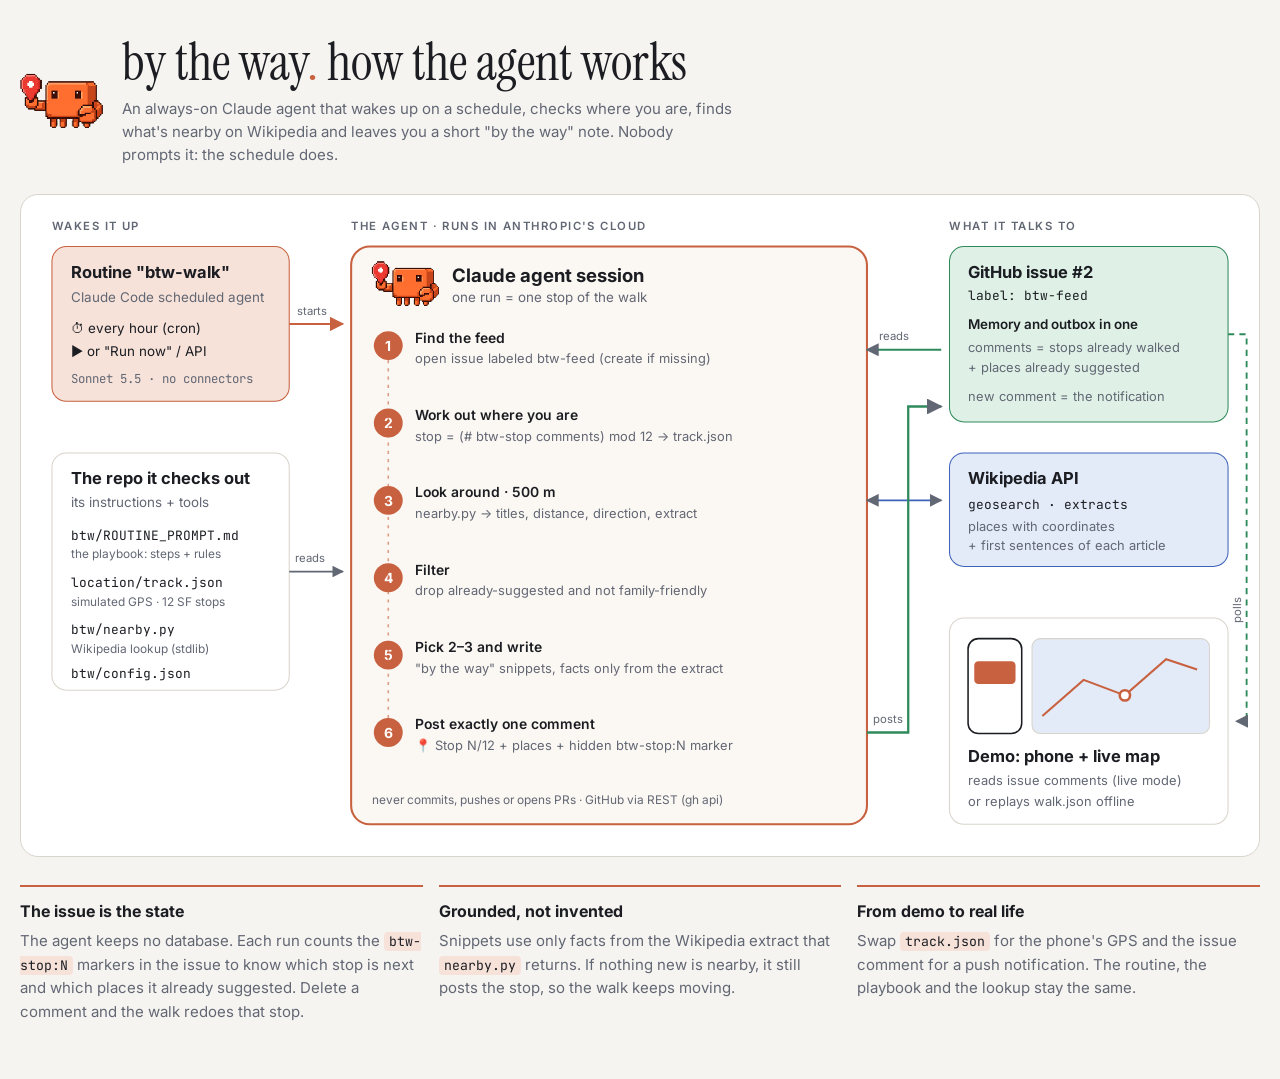
<file: docs/architecture/demo.html>
<!doctype html>
<meta charset="utf-8">
<meta name="viewport" content="width=device-width, initial-scale=1">
<style>body{margin:0}</style>
<title>BTW Buddy Architecture</title>
<meta name="claude:viewport-fit-sides" content="cover">
<link rel="stylesheet" href="https://fonts.googleapis.com/css2?family=Inter:wght@400;500;600;700&family=Instrument+Serif&family=JetBrains+Mono:wght@400;500&display=swap">
<style>
/* Layout: one wide diagram as the hero, then three short notes. Visual language borrowed from the demo app. */
:root{
  --bg:#F6F4F0; --panel:#FFFFFF; --line:#D9D4CB; --text:#1B1D22; --muted:#626774;
  --clay:#C8613F; --clay-soft:#F6E2D9; --blue:#3E63B8; --blue-soft:#E3EAF8; --green:#2F8A5B; --green-soft:#DFF1E6;
  --agent:#FBF7F2;
  --display:'Instrument Serif',Georgia,serif; --body:Inter,system-ui,sans-serif; --mono:'JetBrains Mono',ui-monospace,monospace;
}
@media (prefers-color-scheme: dark){:root:not([data-theme="light"]){
  --bg:#0E1117; --panel:#161B24; --line:#343C4C; --text:#F1EEE8; --muted:#A3A9B6;
  --clay:#E0805F; --clay-soft:#3A2620; --blue:#8FB0FF; --blue-soft:#1C2740; --green:#6FCF97; --green-soft:#16302A;
  --agent:#1A1F2A; color-scheme:dark}}
:root[data-theme="dark"]{
  --bg:#0E1117; --panel:#161B24; --line:#343C4C; --text:#F1EEE8; --muted:#A3A9B6;
  --clay:#E0805F; --clay-soft:#3A2620; --blue:#8FB0FF; --blue-soft:#1C2740; --green:#6FCF97; --green-soft:#16302A;
  --agent:#1A1F2A; color-scheme:dark}
body{background:var(--bg);color:var(--text);font-family:var(--body);font-size:15px;line-height:1.55}
.wrap{max-width:1240px;margin:0 auto;padding-block:36px 56px;padding-left:max(16px,env(safe-area-inset-left,0px));padding-right:max(16px,env(safe-area-inset-right,0px));display:grid;gap:28px}
header{display:flex;align-items:center;gap:18px;flex-wrap:wrap}
header img{width:84px;image-rendering:pixelated}
h1{font-family:var(--display);font-weight:400;font-size:clamp(34px,5vw,52px);line-height:1.05;margin:0;text-wrap:balance}
h1 span{color:var(--clay)}
.sub{color:var(--muted);margin:6px 0 0;max-width:68ch}
.diagram{background:var(--panel);border:1px solid var(--line);border-radius:18px;overflow-x:auto}
.diagram svg{display:block;min-width:1100px;width:100%;height:auto}
svg text{font-family:var(--body);fill:var(--text)}
svg .mono{font-family:var(--mono)}
svg .muted{fill:var(--muted)}
svg .lbl{font-size:11px;font-weight:600;letter-spacing:1.4px}
.notes{display:grid;grid-template-columns:repeat(3,minmax(0,1fr));gap:16px}
.note{border-top:2px solid var(--clay);padding-top:12px;min-width:0}
.note h3{font-size:16px;margin:0 0 6px}
.note p{margin:0;color:var(--muted)}
code{font-family:var(--mono);font-size:.88em;background:var(--clay-soft);padding:1px 5px;border-radius:4px;color:var(--text)}
@media (max-width:820px){.notes{grid-template-columns:1fr}}
</style>

<div class="wrap">
  <header>
    <img src="[data-uri]" alt="BTW Buddy mascot">
    <div>
      <h1>by the way<span>.</span> how the agent works</h1>
      <p class="sub">An always-on Claude agent that wakes up on a schedule, checks where you are, finds what's nearby on Wikipedia and leaves you a short "by the way" note. Nobody prompts it: the schedule does.</p>
    </div>
  </header>

  <div class="diagram">
  <svg viewBox="0 0 1200 640" role="img" aria-label="Architecture: an hourly routine starts a cloud Claude agent, which reads the location track, queries Wikipedia, and posts a comment to a GitHub issue that the phone and map demo reads.">
    <defs>
      <marker id="ah" viewBox="0 0 10 10" refX="9" refY="5" markerWidth="7" markerHeight="7" orient="auto-start-reverse"><path d="M0 0L10 5L0 10z" fill="var(--muted)"/></marker>
      <marker id="ahc" viewBox="0 0 10 10" refX="9" refY="5" markerWidth="7" markerHeight="7" orient="auto-start-reverse"><path d="M0 0L10 5L0 10z" fill="var(--clay)"/></marker>
    </defs>

    <!-- column labels -->
    <text x="30" y="34" class="lbl muted">WAKES IT UP</text>
    <text x="320" y="34" class="lbl muted">THE AGENT · RUNS IN ANTHROPIC'S CLOUD</text>
    <text x="900" y="34" class="lbl muted">WHAT IT TALKS TO</text>

    <!-- Trigger -->
    <rect x="30" y="50" width="230" height="150" rx="14" fill="var(--clay-soft)" stroke="var(--clay)"/>
    <text x="48" y="80" font-size="16" font-weight="700">Routine "btw-walk"</text>
    <text x="48" y="104" font-size="13" class="muted">Claude Code scheduled agent</text>
    <text x="48" y="134" font-size="13">⏱ every hour (cron)</text>
    <text x="48" y="156" font-size="13">▶ or "Run now" / API</text>
    <text x="48" y="182" font-size="12" class="mono muted">Sonnet 5.5 · no connectors</text>

    <!-- Repo -->
    <rect x="30" y="250" width="230" height="230" rx="14" fill="var(--panel)" stroke="var(--line)"/>
    <text x="48" y="280" font-size="16" font-weight="700">The repo it checks out</text>
    <text x="48" y="302" font-size="13" class="muted">its instructions + tools</text>
    <text x="48" y="334" font-size="12.5" class="mono">btw/ROUTINE_PROMPT.md</text>
    <text x="48" y="352" font-size="11.5" class="muted">the playbook: steps + rules</text>
    <text x="48" y="380" font-size="12.5" class="mono">location/track.json</text>
    <text x="48" y="398" font-size="11.5" class="muted">simulated GPS · 12 SF stops</text>
    <text x="48" y="426" font-size="12.5" class="mono">btw/nearby.py</text>
    <text x="48" y="444" font-size="11.5" class="muted">Wikipedia lookup (stdlib)</text>
    <text x="48" y="468" font-size="12.5" class="mono">btw/config.json</text>

    <!-- arrows into agent -->
    <path d="M260 125 H312" stroke="var(--clay)" stroke-width="2" fill="none" marker-end="url(#ahc)"/>
    <text x="268" y="116" font-size="11" class="muted">starts</text>
    <path d="M260 365 H312" stroke="var(--muted)" stroke-width="1.6" fill="none" marker-end="url(#ah)"/>
    <text x="266" y="356" font-size="11" class="muted">reads</text>

    <!-- Agent -->
    <rect x="320" y="50" width="500" height="560" rx="18" fill="var(--agent)" stroke="var(--clay)" stroke-width="2"/>
    <image href="[data-uri]" x="340" y="64" width="66" height="44" style="image-rendering:pixelated"/>
    <text x="418" y="84" font-size="18" font-weight="700">Claude agent session</text>
    <text x="418" y="104" font-size="13" class="muted">one run = one stop of the walk</text>

    <g font-size="13.5">
      <!-- step rows: y = 140, 215, 290, 365, 440, 515 -->
      <circle cx="356" cy="146" r="14" fill="var(--clay)"/><text x="356" y="151" text-anchor="middle" font-weight="700" fill="#fff" style="fill:#fff">1</text>
      <text x="382" y="143" font-weight="600">Find the feed</text>
      <text x="382" y="163" class="muted" font-size="12.5">open issue labeled btw-feed (create if missing)</text>

      <circle cx="356" cy="221" r="14" fill="var(--clay)"/><text x="356" y="226" text-anchor="middle" font-weight="700" style="fill:#fff">2</text>
      <text x="382" y="218" font-weight="600">Work out where you are</text>
      <text x="382" y="238" class="muted" font-size="12.5">stop = (# btw-stop comments) mod 12 → track.json</text>

      <circle cx="356" cy="296" r="14" fill="var(--clay)"/><text x="356" y="301" text-anchor="middle" font-weight="700" style="fill:#fff">3</text>
      <text x="382" y="293" font-weight="600">Look around · 500 m</text>
      <text x="382" y="313" class="muted" font-size="12.5">nearby.py → titles, distance, direction, extract</text>

      <circle cx="356" cy="371" r="14" fill="var(--clay)"/><text x="356" y="376" text-anchor="middle" font-weight="700" style="fill:#fff">4</text>
      <text x="382" y="368" font-weight="600">Filter</text>
      <text x="382" y="388" class="muted" font-size="12.5">drop already-suggested and not family-friendly</text>

      <circle cx="356" cy="446" r="14" fill="var(--clay)"/><text x="356" y="451" text-anchor="middle" font-weight="700" style="fill:#fff">5</text>
      <text x="382" y="443" font-weight="600">Pick 2–3 and write</text>
      <text x="382" y="463" class="muted" font-size="12.5">"by the way" snippets, facts only from the extract</text>

      <circle cx="356" cy="521" r="14" fill="var(--clay)"/><text x="356" y="526" text-anchor="middle" font-weight="700" style="fill:#fff">6</text>
      <text x="382" y="518" font-weight="600">Post exactly one comment</text>
      <text x="382" y="538" class="muted" font-size="12.5">📍 Stop N/12 + places + hidden btw-stop:N marker</text>
    </g>
    <line x1="356" y1="160" x2="356" y2="507" stroke="var(--clay)" stroke-width="1.5" stroke-dasharray="3 5" opacity=".6"/>
    <text x="340" y="590" font-size="11.5" class="muted">never commits, pushes or opens PRs · GitHub via REST (gh api)</text>

    <!-- Wikipedia -->
    <rect x="900" y="250" width="270" height="110" rx="14" fill="var(--blue-soft)" stroke="var(--blue)"/>
    <text x="918" y="280" font-size="16" font-weight="700">Wikipedia API</text>
    <text x="918" y="304" font-size="12.5" class="mono">geosearch · extracts</text>
    <text x="918" y="326" font-size="12.5" class="muted">places with coordinates</text>
    <text x="918" y="344" font-size="12.5" class="muted">+ first sentences of each article</text>
    <path d="M820 296 H892" stroke="var(--blue)" stroke-width="1.8" fill="none" marker-end="url(#ah)" marker-start="url(#ah)"/>

    <!-- GitHub issue -->
    <rect x="900" y="50" width="270" height="170" rx="14" fill="var(--green-soft)" stroke="var(--green)"/>
    <text x="918" y="80" font-size="16" font-weight="700">GitHub issue #2</text>
    <text x="918" y="102" font-size="12.5" class="mono">label: btw-feed</text>
    <text x="918" y="130" font-size="13" font-weight="600">Memory and outbox in one</text>
    <text x="918" y="152" font-size="12.5" class="muted">comments = stops already walked</text>
    <text x="918" y="172" font-size="12.5" class="muted">+ places already suggested</text>
    <text x="918" y="200" font-size="12.5" class="muted">new comment = the notification</text>
    <!-- read state: steps 1,2,4 -->
    <path d="M820 150 H892" stroke="var(--green)" stroke-width="1.8" fill="none" marker-start="url(#ah)"/>
    <text x="832" y="141" font-size="11" class="muted">reads</text>
    <!-- post: step 6 -->
    <path d="M820 521 H860 V205 H892" stroke="var(--green)" stroke-width="2.2" fill="none" marker-end="url(#ah)"/>
    <text x="826" y="512" font-size="11" class="muted">posts</text>

    <!-- Demo UI -->
    <rect x="900" y="410" width="270" height="200" rx="14" fill="var(--panel)" stroke="var(--line)"/>
    <rect x="918" y="430" width="52" height="92" rx="10" fill="none" stroke="var(--text)" stroke-width="1.5"/>
    <rect x="924" y="452" width="40" height="22" rx="4" fill="var(--clay)"/>
    <rect x="980" y="430" width="172" height="92" rx="8" fill="var(--blue-soft)" stroke="var(--line)"/>
    <path d="M990 505 L1030 470 L1070 485 L1110 450 L1140 460" stroke="var(--clay)" stroke-width="2" fill="none"/>
    <circle cx="1070" cy="485" r="5" fill="var(--panel)" stroke="var(--clay)" stroke-width="2.5"/>
    <text x="918" y="550" font-size="16" font-weight="700">Demo: phone + live map</text>
    <text x="918" y="572" font-size="12.5" class="muted">reads issue comments (live mode)</text>
    <text x="918" y="592" font-size="12.5" class="muted">or replays walk.json offline</text>
    <path d="M1170 135 H1188 V510 H1178" stroke="var(--green)" stroke-width="1.8" fill="none" stroke-dasharray="6 5" marker-end="url(#ah)"/>
    <text x="1183" y="390" font-size="11" class="muted" text-anchor="end" transform="rotate(-90 1183 390)">polls</text>
  </svg>
  </div>

  <section class="notes">
    <div class="note">
      <h3>The issue is the state</h3>
      <p>The agent keeps no database. Each run counts the <code>btw-stop:N</code> markers in the issue to know which stop is next and which places it already suggested. Delete a comment and the walk redoes that stop.</p>
    </div>
    <div class="note">
      <h3>Grounded, not invented</h3>
      <p>Snippets use only facts from the Wikipedia extract that <code>nearby.py</code> returns. If nothing new is nearby, it still posts the stop, so the walk keeps moving.</p>
    </div>
    <div class="note">
      <h3>From demo to real life</h3>
      <p>Swap <code>track.json</code> for the phone's GPS and the issue comment for a push notification. The routine, the playbook and the lookup stay the same.</p>
    </div>
  </section>
</div>
</file>
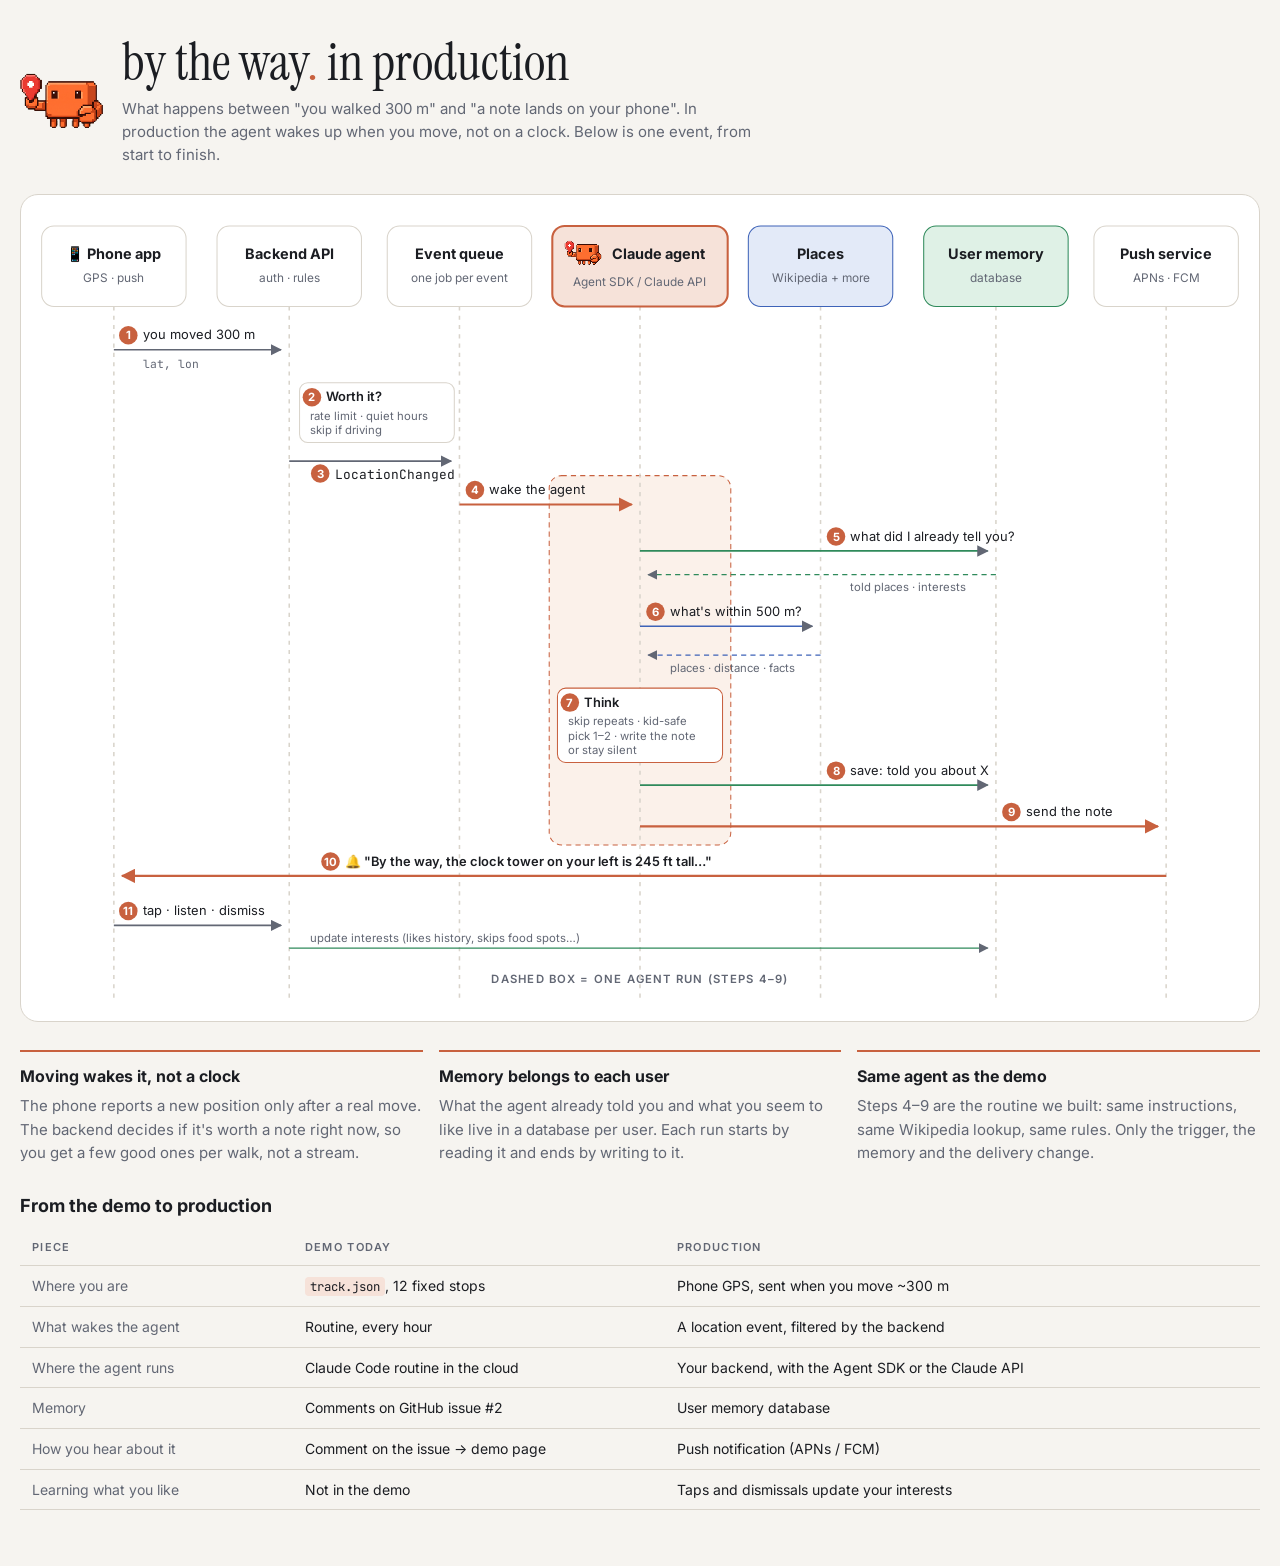
<file: docs/architecture/production.html>
<!doctype html>
<meta charset="utf-8">
<meta name="viewport" content="width=device-width, initial-scale=1">
<style>body{margin:0}</style>
<title>BTW Buddy in Production</title>
<meta name="claude:viewport-fit-sides" content="cover">
<link rel="stylesheet" href="https://fonts.googleapis.com/css2?family=Inter:wght@400;500;600;700&family=Instrument+Serif&family=JetBrains+Mono:wght@400;500&display=swap">
<style>
/* Layout: a sequence diagram of one walk event as the hero, then what changed from the demo. Same visual language as the demo app. */
:root{
  --bg:#F6F4F0; --panel:#FFFFFF; --line:#D9D4CB; --text:#1B1D22; --muted:#626774;
  --clay:#C8613F; --clay-soft:#F6E2D9; --blue:#3E63B8; --blue-soft:#E3EAF8; --green:#2F8A5B; --green-soft:#DFF1E6;
  --agent:#FBF1EA;
  --display:'Instrument Serif',Georgia,serif; --body:Inter,system-ui,sans-serif; --mono:'JetBrains Mono',ui-monospace,monospace;
}
@media (prefers-color-scheme: dark){:root:not([data-theme="light"]){
  --bg:#0E1117; --panel:#161B24; --line:#343C4C; --text:#F1EEE8; --muted:#A3A9B6;
  --clay:#E0805F; --clay-soft:#3A2620; --blue:#8FB0FF; --blue-soft:#1C2740; --green:#6FCF97; --green-soft:#16302A;
  --agent:#221C1C; color-scheme:dark}}
:root[data-theme="dark"]{
  --bg:#0E1117; --panel:#161B24; --line:#343C4C; --text:#F1EEE8; --muted:#A3A9B6;
  --clay:#E0805F; --clay-soft:#3A2620; --blue:#8FB0FF; --blue-soft:#1C2740; --green:#6FCF97; --green-soft:#16302A;
  --agent:#221C1C; color-scheme:dark}
body{background:var(--bg);color:var(--text);font-family:var(--body);font-size:15px;line-height:1.55}
.wrap{max-width:1240px;margin:0 auto;padding-block:36px 56px;padding-left:max(16px,env(safe-area-inset-left,0px));padding-right:max(16px,env(safe-area-inset-right,0px));display:grid;gap:28px}
header{display:flex;align-items:center;gap:18px;flex-wrap:wrap}
header img{width:84px;image-rendering:pixelated}
header>div{min-width:0;flex:1}
h1{font-family:var(--display);font-weight:400;font-size:clamp(34px,5vw,52px);line-height:1.05;margin:0;text-wrap:balance}
h1 span{color:var(--clay)}
h2{font-size:18px;margin:0 0 10px}
.sub{color:var(--muted);margin:6px 0 0;max-width:72ch}
.diagram{background:var(--panel);border:1px solid var(--line);border-radius:18px;overflow-x:auto}
.diagram svg{display:block;min-width:1100px;width:100%;height:auto}
svg text{font-family:var(--body);fill:var(--text)}
svg .muted{fill:var(--muted)}
svg .mono{font-family:var(--mono)}
svg .msg{font-size:12.5px}
svg .num{font-size:11px;font-weight:700;fill:#fff}
.notes{display:grid;grid-template-columns:repeat(3,minmax(0,1fr));gap:16px}
.note{border-top:2px solid var(--clay);padding-top:12px;min-width:0}
.note h3{font-size:16px;margin:0 0 6px}
.note p{margin:0;color:var(--muted)}
.map{overflow-x:auto}
table{border-collapse:collapse;width:100%;min-width:560px;font-size:14px}
th,td{text-align:left;padding:9px 12px;border-bottom:1px solid var(--line);vertical-align:top}
th{font-size:11px;letter-spacing:1.3px;text-transform:uppercase;color:var(--muted);font-weight:600}
td:first-child{color:var(--muted);width:22%}
td:nth-child(2){width:30%}
code{font-family:var(--mono);font-size:.88em;background:var(--clay-soft);padding:1px 5px;border-radius:4px;color:var(--text)}
@media (max-width:820px){.notes{grid-template-columns:1fr}}
</style>

<div class="wrap">
  <header>
    <img src="[data-uri]" alt="BTW Buddy mascot">
    <div>
      <h1>by the way<span>.</span> in production</h1>
      <p class="sub">What happens between "you walked 300 m" and "a note lands on your phone". In production the agent wakes up when you move, not on a clock. Below is one event, from start to finish.</p>
    </div>
  </header>

  <div class="diagram">
  <svg viewBox="0 0 1200 800" role="img" aria-label="Sequence diagram: the phone sends a location update, the backend throttles and queues it, the Claude agent reads user memory, looks up nearby places, writes a note, saves what it told, and sends a push notification; taps feed back into the user's interests.">
    <defs>
      <marker id="a" viewBox="0 0 10 10" refX="9" refY="5" markerWidth="7" markerHeight="7" orient="auto"><path d="M0 0L10 5L0 10z" fill="var(--muted)"/></marker>
      <marker id="ac" viewBox="0 0 10 10" refX="9" refY="5" markerWidth="7" markerHeight="7" orient="auto"><path d="M0 0L10 5L0 10z" fill="var(--clay)"/></marker>
    </defs>

    <!-- agent run band -->
    <rect x="512" y="272" width="176" height="358" rx="12" fill="var(--agent)" stroke="var(--clay)" stroke-dasharray="5 4"/>
    <text x="600" y="764" text-anchor="middle" font-size="11" class="muted" font-weight="600" letter-spacing="1.2">DASHED BOX = ONE AGENT RUN (STEPS 4–9)</text>

    <!-- lifelines -->
    <g stroke="var(--line)" stroke-width="1.5" stroke-dasharray="4 5">
      <path d="M90 108 V780"/><path d="M260 108 V780"/><path d="M425 108 V780"/><path d="M600 108 V780"/>
      <path d="M775 108 V780"/><path d="M945 108 V780"/><path d="M1110 108 V780"/>
    </g>

    <!-- headers -->
    <g font-size="14" font-weight="700" text-anchor="middle">
      <rect x="20" y="30" width="140" height="78" rx="12" fill="var(--panel)" stroke="var(--line)"/>
      <text x="90" y="62">📱 Phone app</text><text x="90" y="84" font-size="11.5" font-weight="400" class="muted">GPS · push</text>

      <rect x="190" y="30" width="140" height="78" rx="12" fill="var(--panel)" stroke="var(--line)"/>
      <text x="260" y="62">Backend API</text><text x="260" y="84" font-size="11.5" font-weight="400" class="muted">auth · rules</text>

      <rect x="355" y="30" width="140" height="78" rx="12" fill="var(--panel)" stroke="var(--line)"/>
      <text x="425" y="62">Event queue</text><text x="425" y="84" font-size="11.5" font-weight="400" class="muted">one job per event</text>

      <rect x="515" y="30" width="170" height="78" rx="12" fill="var(--clay-soft)" stroke="var(--clay)" stroke-width="2"/>
      <image href="[data-uri]" x="527" y="44" width="36" height="24" style="image-rendering:pixelated"/>
      <text x="618" y="62">Claude agent</text><text x="600" y="88" font-size="11.5" font-weight="400" class="muted">Agent SDK / Claude API</text>

      <rect x="705" y="30" width="140" height="78" rx="12" fill="var(--blue-soft)" stroke="var(--blue)"/>
      <text x="775" y="62">Places</text><text x="775" y="84" font-size="11.5" font-weight="400" class="muted">Wikipedia + more</text>

      <rect x="875" y="30" width="140" height="78" rx="12" fill="var(--green-soft)" stroke="var(--green)"/>
      <text x="945" y="62">User memory</text><text x="945" y="84" font-size="11.5" font-weight="400" class="muted">database</text>

      <rect x="1040" y="30" width="140" height="78" rx="12" fill="var(--panel)" stroke="var(--line)"/>
      <text x="1110" y="62">Push service</text><text x="1110" y="84" font-size="11.5" font-weight="400" class="muted">APNs · FCM</text>
    </g>

    <!-- 1 phone -> backend -->
    <path d="M90 150 H252" stroke="var(--muted)" stroke-width="1.6" marker-end="url(#a)"/>
    <circle cx="104" cy="136" r="9" fill="var(--clay)"/><text x="104" y="140" text-anchor="middle" class="num">1</text>
    <text x="118" y="140" class="msg">you moved 300 m</text>
    <text x="118" y="168" font-size="11" class="muted mono">lat, lon</text>

    <!-- 2 backend self -->
    <rect x="270" y="182" width="150" height="58" rx="8" fill="var(--panel)" stroke="var(--line)"/>
    <circle cx="282" cy="196" r="9" fill="var(--clay)"/><text x="282" y="200" text-anchor="middle" class="num">2</text>
    <text x="296" y="200" class="msg" font-weight="600">Worth it?</text>
    <text x="280" y="218" font-size="11" class="muted">rate limit · quiet hours</text>
    <text x="280" y="232" font-size="11" class="muted">skip if driving</text>

    <!-- 3 backend -> queue -->
    <path d="M260 258 H417" stroke="var(--muted)" stroke-width="1.6" marker-end="url(#a)"/>
    <circle cx="274" cy="244" r="0" fill="none"/>
    <circle cx="290" cy="270" r="9" fill="var(--clay)"/><text x="290" y="274" text-anchor="middle" class="num">3</text>
    <text x="304" y="275" class="msg mono" font-size="11.5">LocationChanged</text>

    <!-- 4 queue -> agent -->
    <path d="M425 300 H592" stroke="var(--clay)" stroke-width="2" marker-end="url(#ac)"/>
    <circle cx="440" cy="286" r="9" fill="var(--clay)"/><text x="440" y="290" text-anchor="middle" class="num">4</text>
    <text x="454" y="290" class="msg">wake the agent</text>

    <!-- 5 agent -> memory -->
    <path d="M600 345 H937" stroke="var(--green)" stroke-width="1.6" marker-end="url(#a)"/>
    <circle cx="790" cy="331" r="9" fill="var(--clay)"/><text x="790" y="335" text-anchor="middle" class="num">5</text>
    <text x="804" y="335" class="msg">what did I already tell you?</text>
    <path d="M945 368 H608" stroke="var(--green)" stroke-width="1.4" stroke-dasharray="5 4" marker-end="url(#a)"/>
    <text x="804" y="384" font-size="11" class="muted">told places · interests</text>

    <!-- 6 agent -> places -->
    <path d="M600 418 H767" stroke="var(--blue)" stroke-width="1.6" marker-end="url(#a)"/>
    <circle cx="615" cy="404" r="9" fill="var(--clay)"/><text x="615" y="408" text-anchor="middle" class="num">6</text>
    <text x="629" y="408" class="msg">what's within 500 m?</text>
    <path d="M775 446 H608" stroke="var(--blue)" stroke-width="1.4" stroke-dasharray="5 4" marker-end="url(#a)"/>
    <text x="629" y="462" font-size="11" class="muted">places · distance · facts</text>

    <!-- 7 agent self -->
    <rect x="520" y="478" width="160" height="72" rx="8" fill="var(--panel)" stroke="var(--clay)"/>
    <circle cx="532" cy="492" r="9" fill="var(--clay)"/><text x="532" y="496" text-anchor="middle" class="num">7</text>
    <text x="546" y="496" class="msg" font-weight="600">Think</text>
    <text x="530" y="514" font-size="11" class="muted">skip repeats · kid-safe</text>
    <text x="530" y="528" font-size="11" class="muted">pick 1–2 · write the note</text>
    <text x="530" y="542" font-size="11" class="muted">or stay silent</text>

    <!-- 8 agent -> memory save -->
    <path d="M600 572 H937" stroke="var(--green)" stroke-width="1.6" marker-end="url(#a)"/>
    <circle cx="790" cy="558" r="9" fill="var(--clay)"/><text x="790" y="562" text-anchor="middle" class="num">8</text>
    <text x="804" y="562" class="msg">save: told you about X</text>

    <!-- 9 agent -> push -->
    <path d="M600 612 H1102" stroke="var(--clay)" stroke-width="2" marker-end="url(#ac)"/>
    <circle cx="960" cy="598" r="9" fill="var(--clay)"/><text x="960" y="602" text-anchor="middle" class="num">9</text>
    <text x="974" y="602" class="msg">send the note</text>

    <!-- 10 push -> phone -->
    <path d="M1110 660 H98" stroke="var(--clay)" stroke-width="2" marker-end="url(#ac)"/>
    <circle cx="300" cy="646" r="9" fill="var(--clay)"/><text x="300" y="650" text-anchor="middle" class="num">10</text>
    <text x="314" y="650" class="msg" font-weight="600">🔔 "By the way, the clock tower on your left is 245 ft tall…"</text>

    <!-- 11 phone -> backend -> memory -->
    <path d="M90 708 H252" stroke="var(--muted)" stroke-width="1.6" marker-end="url(#a)"/>
    <circle cx="104" cy="694" r="9" fill="var(--clay)"/><text x="104" y="698" text-anchor="middle" class="num">11</text>
    <text x="118" y="698" class="msg">tap · listen · dismiss</text>
    <path d="M260 730 H937" stroke="var(--green)" stroke-width="1.4" marker-end="url(#a)"/>
    <text x="280" y="724" font-size="11" class="muted">update interests (likes history, skips food spots…)</text>
  </svg>
  </div>

  <section class="notes">
    <div class="note">
      <h3>Moving wakes it, not a clock</h3>
      <p>The phone reports a new position only after a real move. The backend decides if it's worth a note right now, so you get a few good ones per walk, not a stream.</p>
    </div>
    <div class="note">
      <h3>Memory belongs to each user</h3>
      <p>What the agent already told you and what you seem to like live in a database per user. Each run starts by reading it and ends by writing to it.</p>
    </div>
    <div class="note">
      <h3>Same agent as the demo</h3>
      <p>Steps 4–9 are the routine we built: same instructions, same Wikipedia lookup, same rules. Only the trigger, the memory and the delivery change.</p>
    </div>
  </section>

  <section>
    <h2>From the demo to production</h2>
    <div class="map"><table>
      <thead><tr><th>Piece</th><th>Demo today</th><th>Production</th></tr></thead>
      <tbody>
        <tr><td>Where you are</td><td><code>track.json</code>, 12 fixed stops</td><td>Phone GPS, sent when you move ~300 m</td></tr>
        <tr><td>What wakes the agent</td><td>Routine, every hour</td><td>A location event, filtered by the backend</td></tr>
        <tr><td>Where the agent runs</td><td>Claude Code routine in the cloud</td><td>Your backend, with the Agent SDK or the Claude API</td></tr>
        <tr><td>Memory</td><td>Comments on GitHub issue #2</td><td>User memory database</td></tr>
        <tr><td>How you hear about it</td><td>Comment on the issue → demo page</td><td>Push notification (APNs / FCM)</td></tr>
        <tr><td>Learning what you like</td><td>Not in the demo</td><td>Taps and dismissals update your interests</td></tr>
      </tbody>
    </table></div>
  </section>
</div>
</file>
